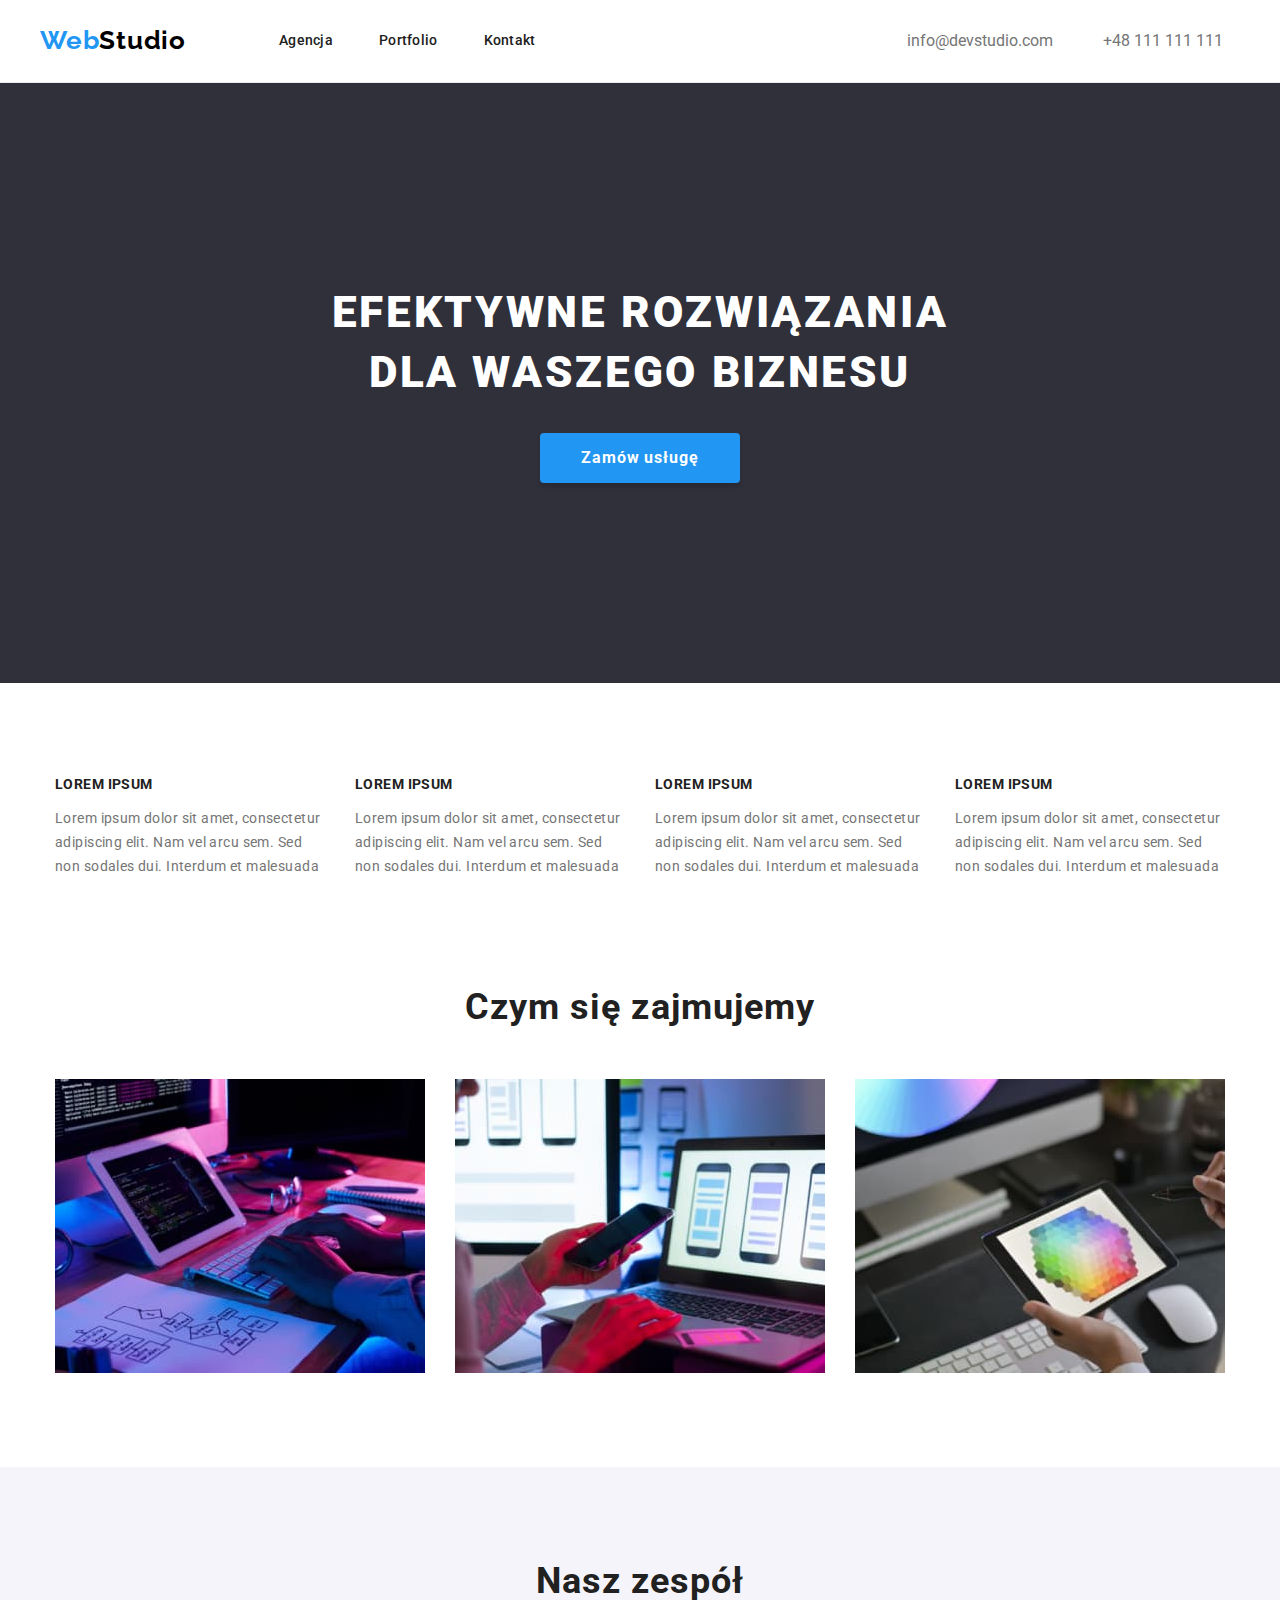
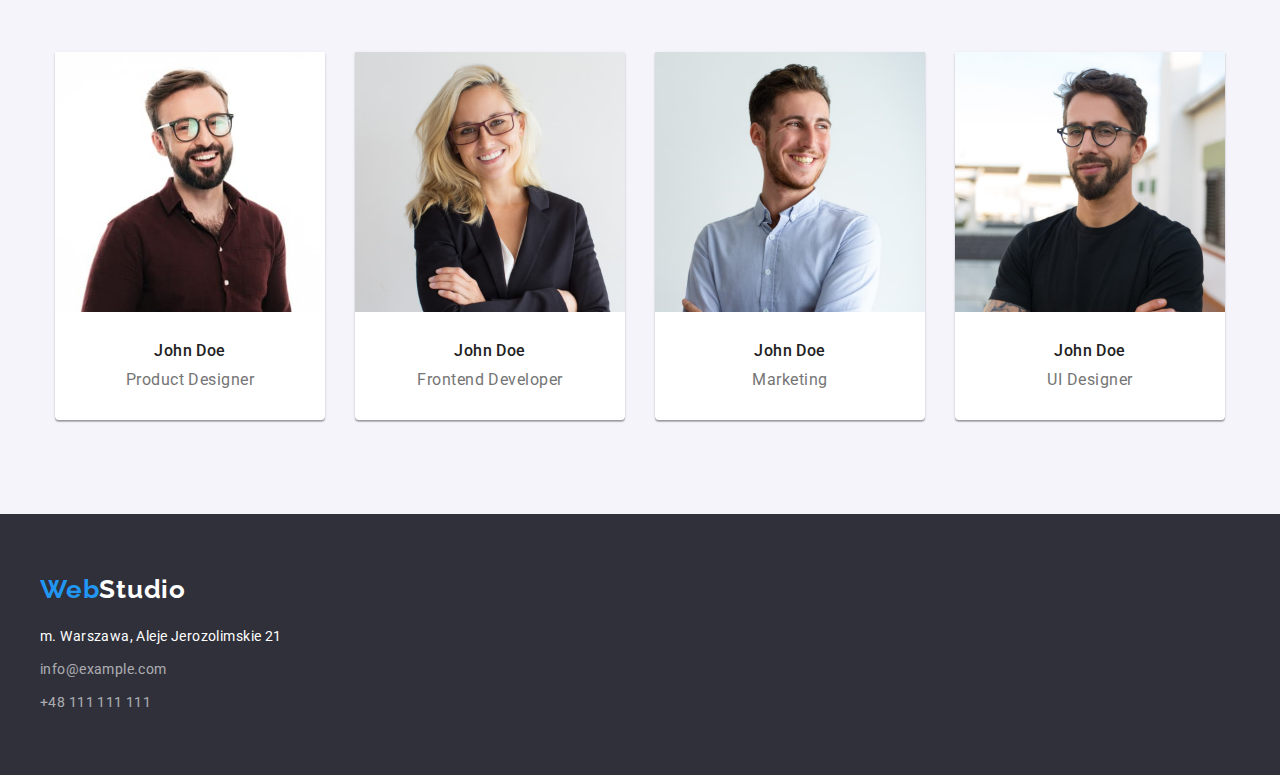
<file: index.html>
<!DOCTYPE html>
<html lang="pl">
  <head>
    <meta charset="UTF-8" />
    <meta http-equiv="X-UA-Compatible" content="IE=edge" />
    <meta name="viewport" content="width=device-width, initial-scale=1.0" />
    <link rel="preconnect" href="https://fonts.googleapis.com" />
    <link rel="preconnect" href="https://fonts.gstatic.com" crossorigin />
    <link
      rel="stylesheet"
      href="https://cdnjs.cloudflare.com/ajax/libs/modern-normalize/1.0.0/modern-normalize.min.css"
    />
    <link
      href="https://fonts.googleapis.com/css2?family=Raleway:wght@700&family=Roboto:wght@400;500;700;900&display=swap"
      rel="stylesheet"
    />
    <link rel="stylesheet" href="./css/styles.css" />
    <title>Studio</title>
  </head>
  <body>
    <header>
      <div class="container">
        <a href="index.html" class="webstudio"><span>Web</span>Studio</a>
        <nav>
          <ul>
            <li><a href="index.html">Agencja</a></li>
            <li><a href="portfolio.html">Portfolio</a></li>
            <li><a href="#">Kontakt</a></li>
          </ul>
        </nav>
        <div class="contact-top">
          <ul>
            <li><a href="mailto:info@devstudio.com">info@devstudio.com</a></li>
            <li><a href="tel:+48111111111">+48 111 111 111</a></li>
          </ul>
        </div>
      </div>
    </header>
    <main>
      <section class="order-box section">
        <div class="container">
          <h1>
            EFEKTYWNE ROZWIĄZANIA <br />
            DLA WASZEGO BIZNESU
          </h1>
        </div>
        <button class="order-button" type="button">Zamów usługę</button>
      </section>
      <div class="container section">
        <ul class="lorem-ipsum">
          <li>
            <h3 class="lorem">LOREM IPSUM</h3>
            <p>
              Lorem ipsum dolor sit amet, consectetur adipiscing elit. Nam vel arcu sem. Sed non
              sodales dui. Interdum et malesuada
            </p>
          </li>
          <li>
            <h3 class="lorem">LOREM IPSUM</h3>
            <p>
              Lorem ipsum dolor sit amet, consectetur adipiscing elit. Nam vel arcu sem. Sed non
              sodales dui. Interdum et malesuada
            </p>
          </li>
          <li>
            <h3 class="lorem">LOREM IPSUM</h3>
            <p>
              Lorem ipsum dolor sit amet, consectetur adipiscing elit. Nam vel arcu sem. Sed non
              sodales dui. Interdum et malesuada
            </p>
          </li>
          <li>
            <h3 class="lorem">LOREM IPSUM</h3>
            <p>
              Lorem ipsum dolor sit amet, consectetur adipiscing elit. Nam vel arcu sem. Sed non
              sodales dui. Interdum et malesuada
            </p>
          </li>
        </ul>
      </div>
      <div class="our-tasks">
        <div class="container">
          <h2>Czym się zajmujemy</h2>
          <ul>
            <li>
              <img
                src="./images/box1.jpg"
                alt="Man typing on the tablet"
                width="370"
                height="294"
              />
            </li>
            <li>
              <img
                src="./images/box2.jpg"
                alt="Man typing on a laptop, while looking at the phone"
                width="370"
                height="294"
              />
            </li>
            <li>
              <img
                src="./images/box3.jpg"
                alt="Man selecting a colour from the hexagon"
                width="370"
                height="294"
              />
            </li>
          </ul>
        </div>
      </div>
      <section class="our-team">
        <div class="container section">
          <h2>Nasz zespół</h2>
          <ul>
            <li>
              <figure>
                <img src="./images/john1.jpg" alt="John Doe the First" width="270" height="260" />
                <figcaption class="team-function">
                  <h3 class="team-function team-member">John Doe</h3>
                  Product Designer
                </figcaption>
              </figure>
            </li>
            <li>
              <figure>
                <img src="./images/jane.jpg" alt="John Doe the Second" width="270" height="260" />
                <figcaption class="team-function">
                  <h3 class="team-function team-member">John Doe</h3>
                  Frontend Developer
                </figcaption>
              </figure>
            </li>
            <li>
              <figure>
                <img src="./images/john2.jpg" alt="John Doe the Third" width="270" height="260" />
                <figcaption class="team-function">
                  <h3 class="team-function team-member">John Doe</h3>
                  Marketing
                </figcaption>
              </figure>
            </li>
            <li>
              <figure>
                <img src="./images/john3.jpg" alt="John Doe the Fourth" width="270" height="260" />
                <figcaption class="team-function">
                  <h3 class="team-function team-member">John Doe</h3>
                  UI Designer
                </figcaption>
              </figure>
            </li>
          </ul>
        </div>
      </section>
    </main>
    <footer>
      <div class="container">
        <a class="webstudio total-bottom" href="index.html"><span>Web</span>Studio</a>
        <ul class="contact-bottom">
          <li><address>m. Warszawa, Aleje Jerozolimskie 21</address></li>
          <li><a href="mailto:info@example.com">info@example.com</a></li>
          <li><a href="tel:+48111111111">+48 111 111 111</a></li>
        </ul>
      </div>
    </footer>
  </body>
</html>
</file>
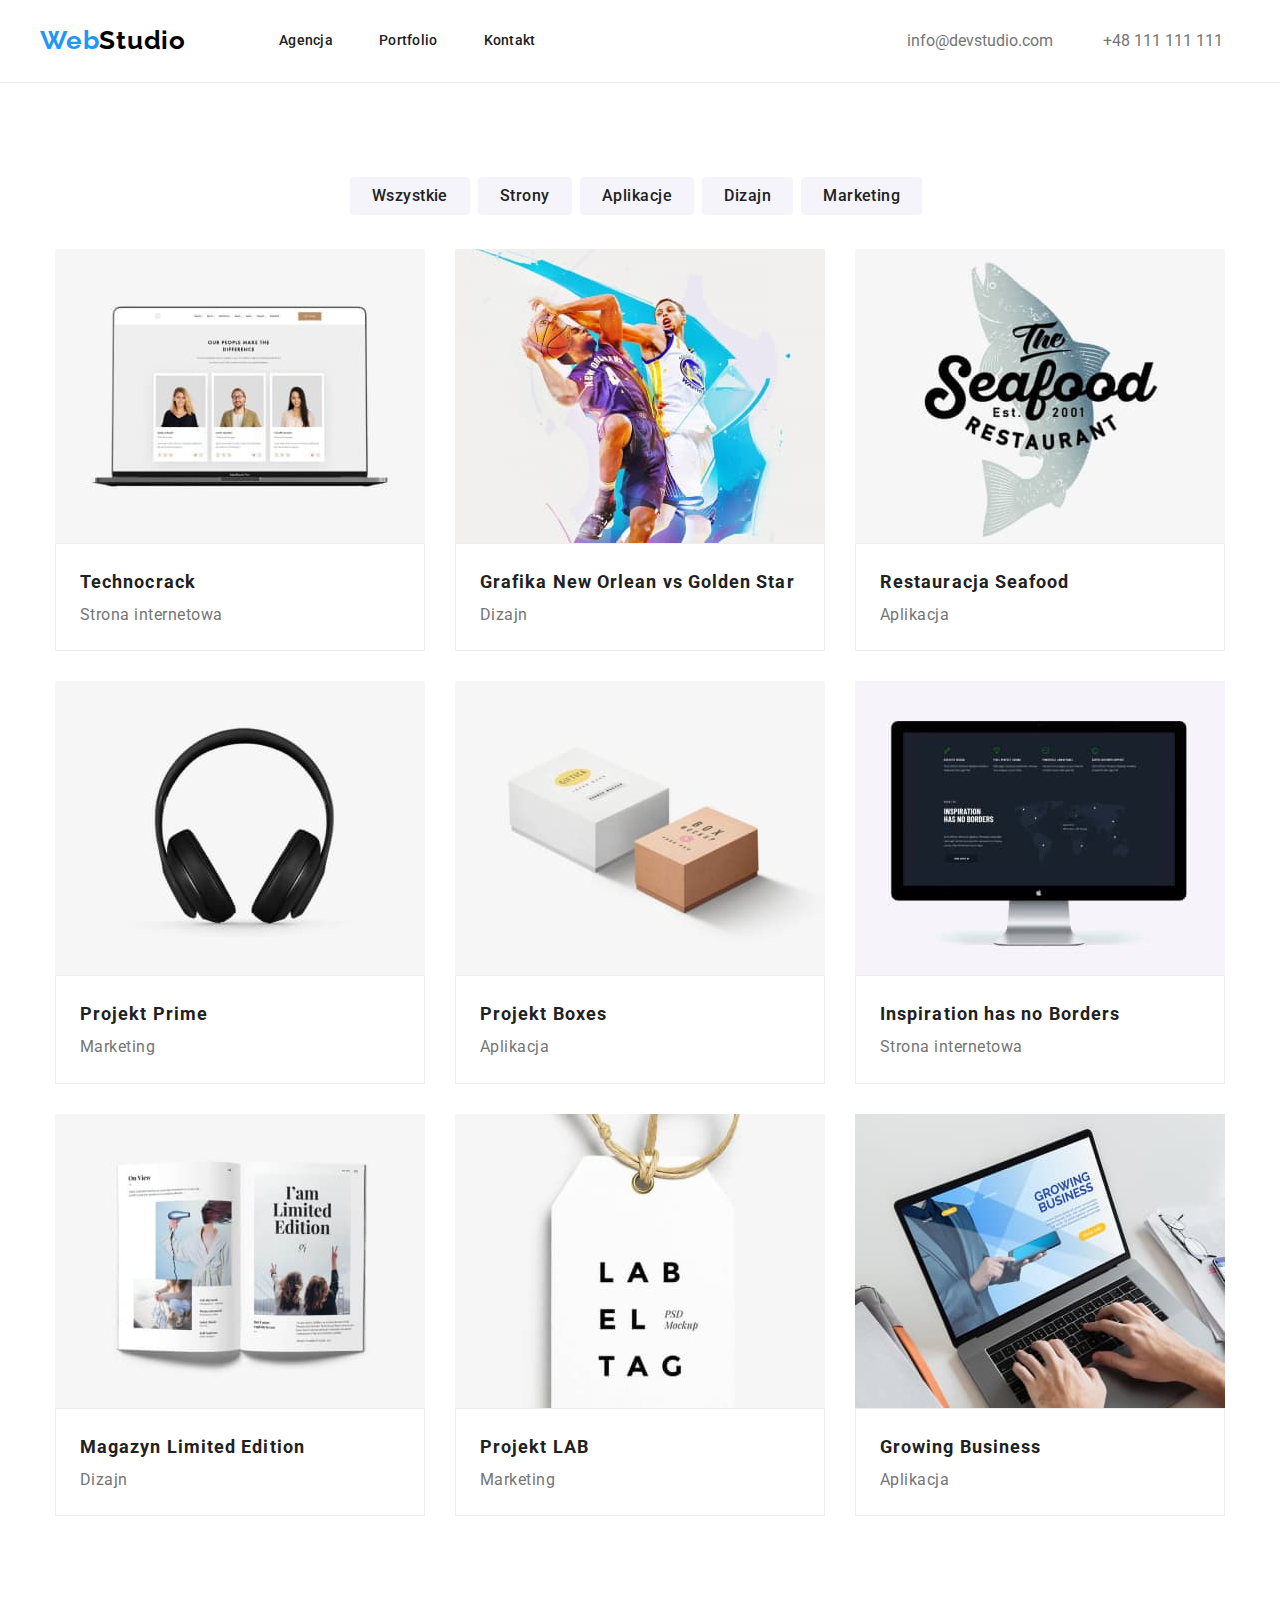
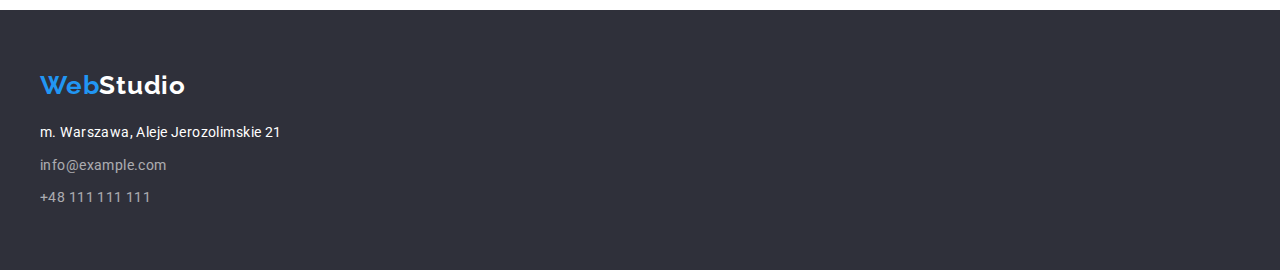
<file: portfolio.html>
<!DOCTYPE html>
<html lang="pl">
  <head>
    <meta charset="UTF-8" />
    <meta http-equiv="X-UA-Compatible" content="IE=edge" />
    <meta name="viewport" content="width=device-width, initial-scale=1.0" />
    <link rel="preconnect" href="https://fonts.googleapis.com" />
    <link rel="preconnect" href="https://fonts.gstatic.com" crossorigin />
    <link
      rel="stylesheet"
      href="https://cdnjs.cloudflare.com/ajax/libs/modern-normalize/1.0.0/modern-normalize.min.css"
    />
    <link
      href="https://fonts.googleapis.com/css2?family=Raleway:wght@700&family=Roboto:wght@400;500;700;900&display=swap"
      rel="stylesheet"
    />
    <link rel="stylesheet" href="./css/styles.css" />
    <title>Portfolio</title>
  </head>
  <body>
    <header>
      <div class="container">
        <a href="index.html" class="webstudio"><span>Web</span>Studio</a>
        <nav>
          <ul>
            <li><a href="index.html">Agencja</a></li>
            <li><a href="portfolio.html">Portfolio</a></li>
            <li><a href="#">Kontakt</a></li>
          </ul>
        </nav>
        <div class="contact-top">
          <ul>
            <li><a href="mailto:info@devstudio.com">info@devstudio.com</a></li>
            <li><a href="tel:+48111111111">+48 111 111 111</a></li>
          </ul>
        </div>
      </div>
    </header>
    <main>
      <div class="container">
        <div class="buttons">
          <ul>
            <li><button type="button">Wszystkie</button></li>
            <li><button type="button">Strony</button></li>
            <li><button type="button">Aplikacje</button></li>
            <li><button type="button">Dizajn</button></li>
            <li><button type="button">Marketing</button></li>
          </ul>
        </div>
        <div class="portfolio section">
          <ul class="container">
            <li>
              <figure>
                <img
                  src="./images/portfolio1.jpg"
                  alt="A laptop featuring three people, a man and two women"
                  width="370"
                  height="294"
                />
                <figcaption class="portfolio-type">
                  <h3 class="portfolio-name">Technocrack</h3>
                  Strona internetowa
                </figcaption>
              </figure>
            </li>
            <li>
              <figure>
                <img
                  src="./images/portfolio2.jpg"
                  alt="Two men playing basketball"
                  width="370"
                  height="294"
                />
                <figcaption class="portfolio-type">
                  <h3 class="portfolio-name">Grafika New Orlean vs Golden Star</h3>
                  Dizajn
                </figcaption>
              </figure>
            </li>
            <li>
              <figure>
                <img
                  src="./images/portfolio3.jpg"
                  alt="The Seafood Reastaurant logo"
                  width="370"
                  height="294"
                />
                <figcaption class="portfolio-type">
                  <h3 class="portfolio-name">Restauracja Seafood</h3>
                  Aplikacja
                </figcaption>
              </figure>
            </li>
            <li>
              <figure>
                <img
                  src="./images/portfolio4.jpg"
                  alt="A pair of black headphones"
                  width="370"
                  height="294"
                />
                <figcaption class="portfolio-type">
                  <h3 class="portfolio-name">Projekt Prime</h3>
                  Marketing
                </figcaption>
              </figure>
            </li>
            <li>
              <figure>
                <img
                  src="./images/portfolio5.jpg"
                  alt="Two boxes, one white and one brown"
                  width="370"
                  height="294"
                />
                <figcaption class="portfolio-type">
                  <h3 class="portfolio-name">Projekt Boxes</h3>
                  Aplikacja
                </figcaption>
              </figure>
            </li>
            <li>
              <figure>
                <img src="./images/portfolio6.jpg" alt="PC desktop" width="370" height="294" />
                <figcaption class="portfolio-type">
                  <h3 class="portfolio-name">Inspiration has no Borders</h3>
                  Strona internetowa
                </figcaption>
              </figure>
            </li>
            <li>
              <figure>
                <img
                  src="./images/portfolio7.jpg"
                  alt="An opened book featuring the magazine's title"
                  width="370"
                  height="294"
                />
                <figcaption class="portfolio-type">
                  <h3 class="portfolio-name">Magazyn Limited Edition</h3>
                  Dizajn
                </figcaption>
              </figure>
            </li>
            <li>
              <figure>
                <img
                  src="./images/portfolio8.jpg"
                  alt="A white tag with LABEL TAG written on it"
                  width="370"
                  height="294"
                />
                <figcaption class="portfolio-type">
                  <h3 class="portfolio-name">Projekt LAB</h3>
                  Marketing
                </figcaption>
              </figure>
            </li>
            <li>
              <figure>
                <img
                  src="./images/portfolio9.jpg"
                  alt="A man typing on the laptop"
                  width="370"
                  height="294"
                />
                <figcaption class="portfolio-type">
                  <h3 class="portfolio-name">Growing Business</h3>
                  Aplikacja
                </figcaption>
              </figure>
            </li>
          </ul>
        </div>
      </div>
    </main>
    <footer>
      <div class="container">
        <a class="webstudio total-bottom" href="index.html"><span>Web</span>Studio</a>
        <ul class="contact-bottom">
          <li><address>m. Warszawa, Aleje Jerozolimskie 21</address></li>
          <li><a href="mailto:info@example.com">info@example.com</a></li>
          <li><a href="tel:+48111111111">+48 111 111 111</a></li>
        </ul>
      </div>
    </footer>
  </body>
</html>
</file>
<file: css/styles.css>
body {
  font-family: 'Roboto', sans-serif;
  color: var(--text-primary);
}

:root {
  --brand-color: #2196f3;
  --studio: #000;
  --text-primary: #212121;
  --text-secondary: #757575;
  --dark-bg: #2f303a;
  --dark-bg-text: #fff;
  --light-bg: #f5f4fa;
}

.section {
  padding-top: 94px;
  padding-bottom: 94px;
}

.webstudio {
  text-decoration: none;
  color: var(--studio);
  font-family: 'Raleway', sans-serif;
  font-weight: 700;
  font-size: 26px;
  line-height: 1.19;
  letter-spacing: 0.03em;
  margin-top: 24px;
  margin-bottom: 25px;
  margin-right: 93px;
}

.webstudio > span {
  color: var(--brand-color);
}

.total-bottom {
  color: var(--bottom-studio);
  margin-right: 0px;
}

nav {
  font-weight: 500;
  font-size: 14px;
  line-height: 1.14;
  letter-spacing: 0.02em;
  margin-top: 32px;
  margin-bottom: 32px;
}

nav a {
  color: var(--text-primary);
  text-decoration: none;
}

nav a:hover,
nav a:focus {
  color: var(--brand-color);
}

.contact-top a {
  color: var(--text-secondary);
  text-decoration: none;
  list-style-type: none;
  text-align: right;
}

.contact-top a:hover,
.contact-top a:focus,
.contact-bottom a:hover,
.contact-bottom a:focus {
  color: var(--brand-color);
}

.buttons button:hover,
.buttons button:focus {
  color: var(--dark-bg-text);
  background: var(--brand-color);
  box-shadow: 0px 3px 1px rgba(0, 0, 0, 0.1), 0px 1px 2px rgba(0, 0, 0, 0.08),
    0px 2px 2px rgba(0, 0, 0, 0.12);
  border-radius: 4px;
  border: none;
  cursor: pointer;
}

.buttons button {
  font-weight: 500;
  line-height: 1.625;
  text-align: center;
  letter-spacing: 0.03em;
  color: var(--text-primary);
  background-color: var(--light-bg);
  border-radius: 4px;
  border: none;
  padding: 6px 22px;
  margin: 4px;
  margin-top: 94px;
  margin-bottom: 34px;
}

.order-box {
  background-color: var(--dark-bg);
  color: var(--dark-bg-text);
  padding: 200px 0;
  display: flex;
  flex-direction: column;
}

h1 {
  font-weight: 900;
  font-size: 44px;
  line-height: 1.36;
  text-align: center;
  text-transform: uppercase;
  letter-spacing: 0.06em;
}

.order-button {
  font-weight: 700;
  font-size: 16px;
  line-height: 1.88;
  letter-spacing: 0.06em;
  align-items: center;
  text-align: center;
  cursor: pointer;
  color: var(--dark-bg-text);
  background: var(--brand-color);
  box-shadow: 0px 4px 4px rgba(0, 0, 0, 0.15);
  border-radius: 4px;
  border: none;
  padding: 10px 0;
  width: 200px;
  margin: 0 auto;
  margin-top: 30px;
}

.our-team {
  background-color: var(--light-bg);
}

h2 {
  font-size: 36px;
  line-height: 1.16;
  font-weight: 700;
  text-align: center;
  letter-spacing: 0.03em;
  margin: 0;
  padding: 0;
  padding-bottom: 50px;
}

p {
  color: var(--text-secondary);
  font-size: 14px;
  line-height: 1.71;
  letter-spacing: 0.03em;
  padding: 0;
  width: 270px;
}

.lorem {
  font-weight: 700;
  text-transform: uppercase;
  letter-spacing: 0.03em;
  font-size: 14px;
  line-height: 1.14;
}

li {
  list-style: none;
}

figcaption {
  color: var(--text-secondary);
}

figcaption > h3 {
  color: var(--text-primary);
}

.team-function {
  line-height: 1.18;
  letter-spacing: 0.03em;
  font-size: 16px;
  text-align: center;
}

.team-member {
  font-weight: 500;
}

.portfolio-type {
  line-height: 1.88;
  letter-spacing: 0.03em;
  padding: 20px 24px;
  border: 1px solid #eeeeee;
}

.portfolio-name {
  font-weight: 700;
  letter-spacing: 0.06em;
  font-size: 18px;
  line-height: 2;
}

footer {
  color: var(--dark-bg-text);
  background-color: var(--dark-bg);
  text-align: left;
  padding: 60px 0;
}

.contact-bottom a {
  color: var(--dark-bg-text);
  opacity: 0.6;
  text-decoration: none;
  font-size: 14px;
  line-height: 1.71;
  letter-spacing: 0.03em;
}

.contact-bottom li:not(:last-child) {
  margin-bottom: 9px;
}

address {
  font-style: normal;
  color: var(--dark-bg-text);
  font-size: 14px;
  line-height: 1.71;
  letter-spacing: 0.03em;
  margin-top: 20px;
}

.lorem-ipsum {
  display: flex;
  flex-wrap: wrap;
  justify-content: center;
  gap: 30px;
}

h1,
h3 {
  margin: 0;
}

ul {
  margin: 0;
  padding: 0;
}

img {
  display: block;
}

header .container {
  display: flex;
  align-items: center;
}

nav ul {
  display: flex;
}

nav ul :not(:last-child) {
  margin-right: 46px;
}

.contact-top ul {
  display: flex;
  margin-right: 0px;
}

.contact-top ul :not(:last-child) {
  margin-right: 50px;
}

.buttons ul {
  display: flex;
  justify-content: center;
}

.portfolio ul {
  display: flex;
  flex-wrap: wrap;
  gap: 30px;
  justify-content: center;
  margin-right: 215px;
}

.our-team ul {
  display: flex;
  justify-content: center;
  gap: 30px;
}

.our-tasks ul {
  display: flex;
  justify-content: center;
  gap: 30px;
  margin-bottom: 94px;
}

header .contact-top {
  margin-left: 371px;
  margin-top: 32px;
  margin-bottom: 32px;
}

header {
  display: flex;
  justify-content: center;
  border-bottom-width: 1px;
  border-bottom-style: solid;
  border-bottom-color: #ececec;
}

.buttons {
  margin-left: 510px;
  margin-right: 518px;
}

.our-team .team-member {
  margin-top: 30px;
}

.team-function .team-member {
  margin-bottom: 10px;
}

.our-team figure {
  background-color: #ffffff;
  padding-bottom: 30px;
  box-shadow: 0px 1px 3px rgba(0, 0, 0, 0.12), 0px 1px 1px rgba(0, 0, 0, 0.14),
    0px 2px 1px rgba(0, 0, 0, 0.2);
  border-radius: 0px 0px 4px 4px;
  margin: 0;
}

.portfolio figure {
  margin: 0;
  padding: 0;
}

.portfolio {
  padding-top: 0;
}

.container {
  margin: 0 auto;
  width: 100%;
  width: 1200px;
}
</file>
